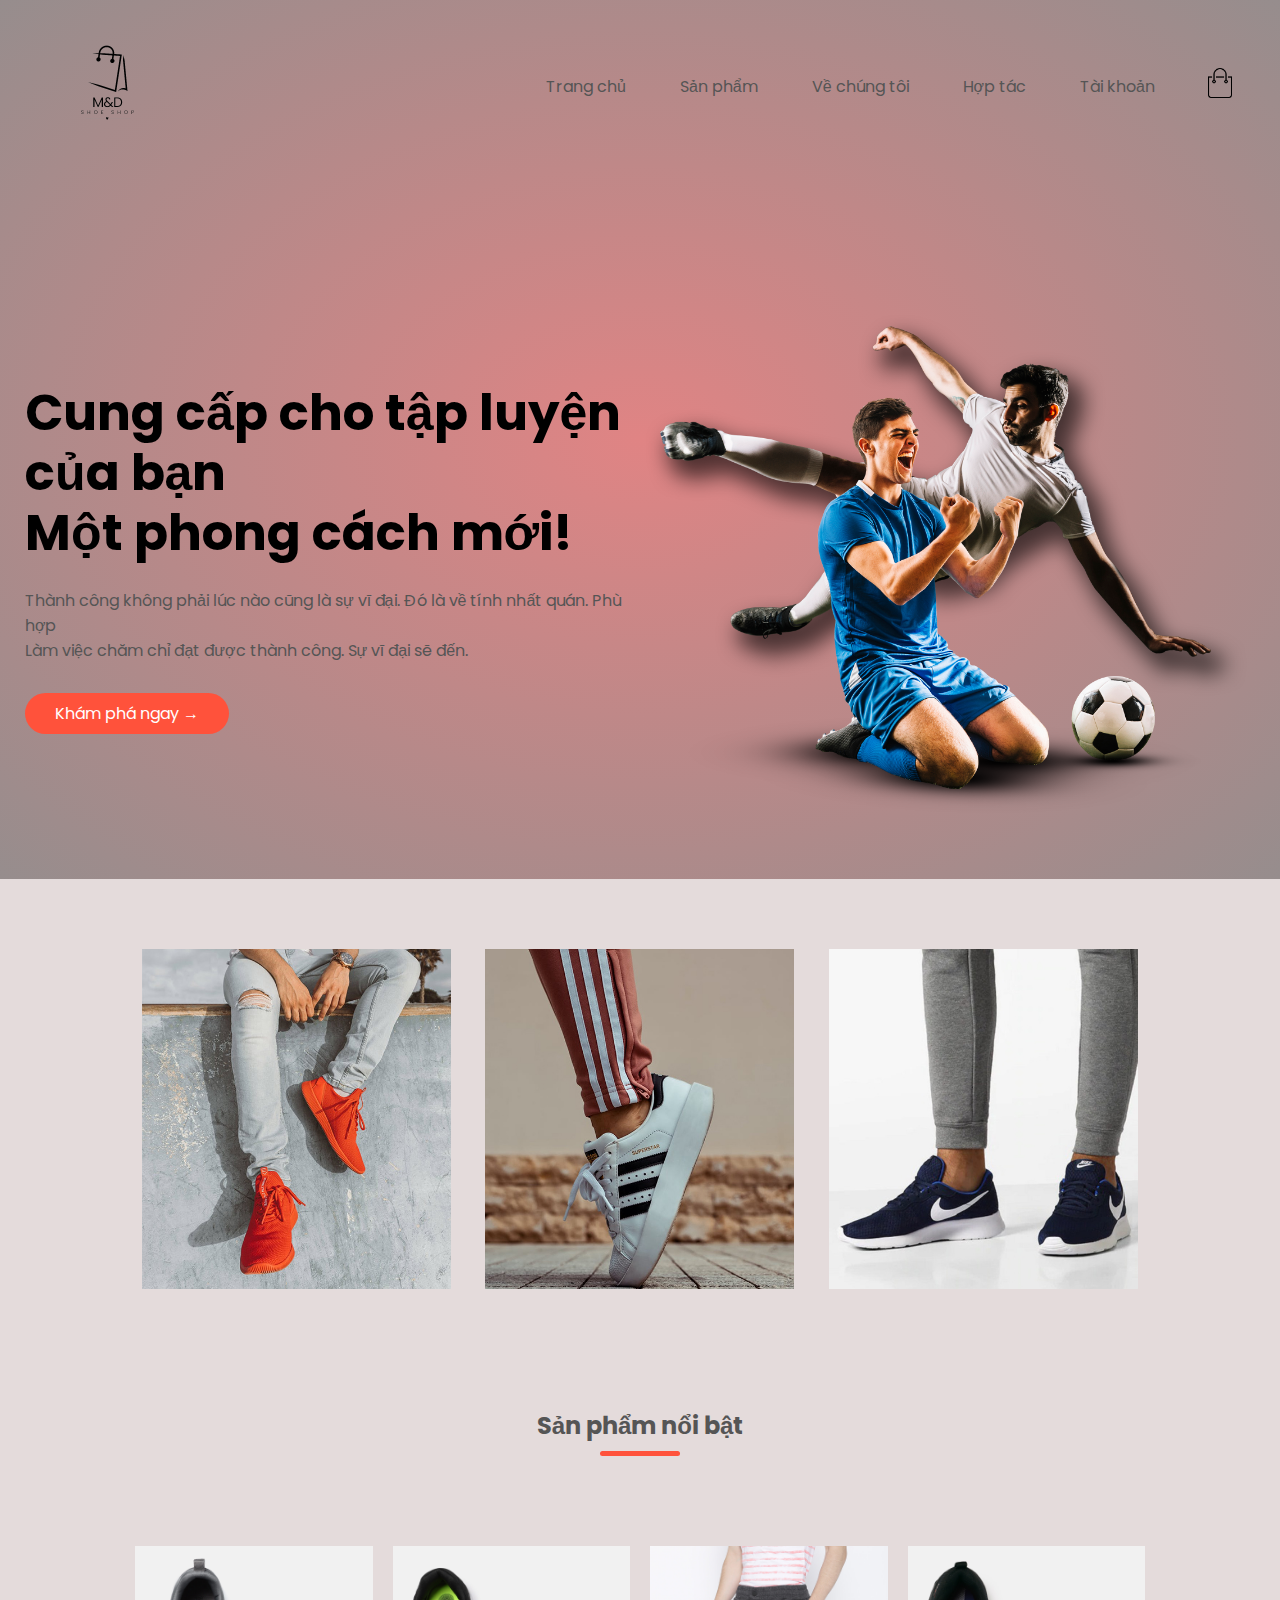
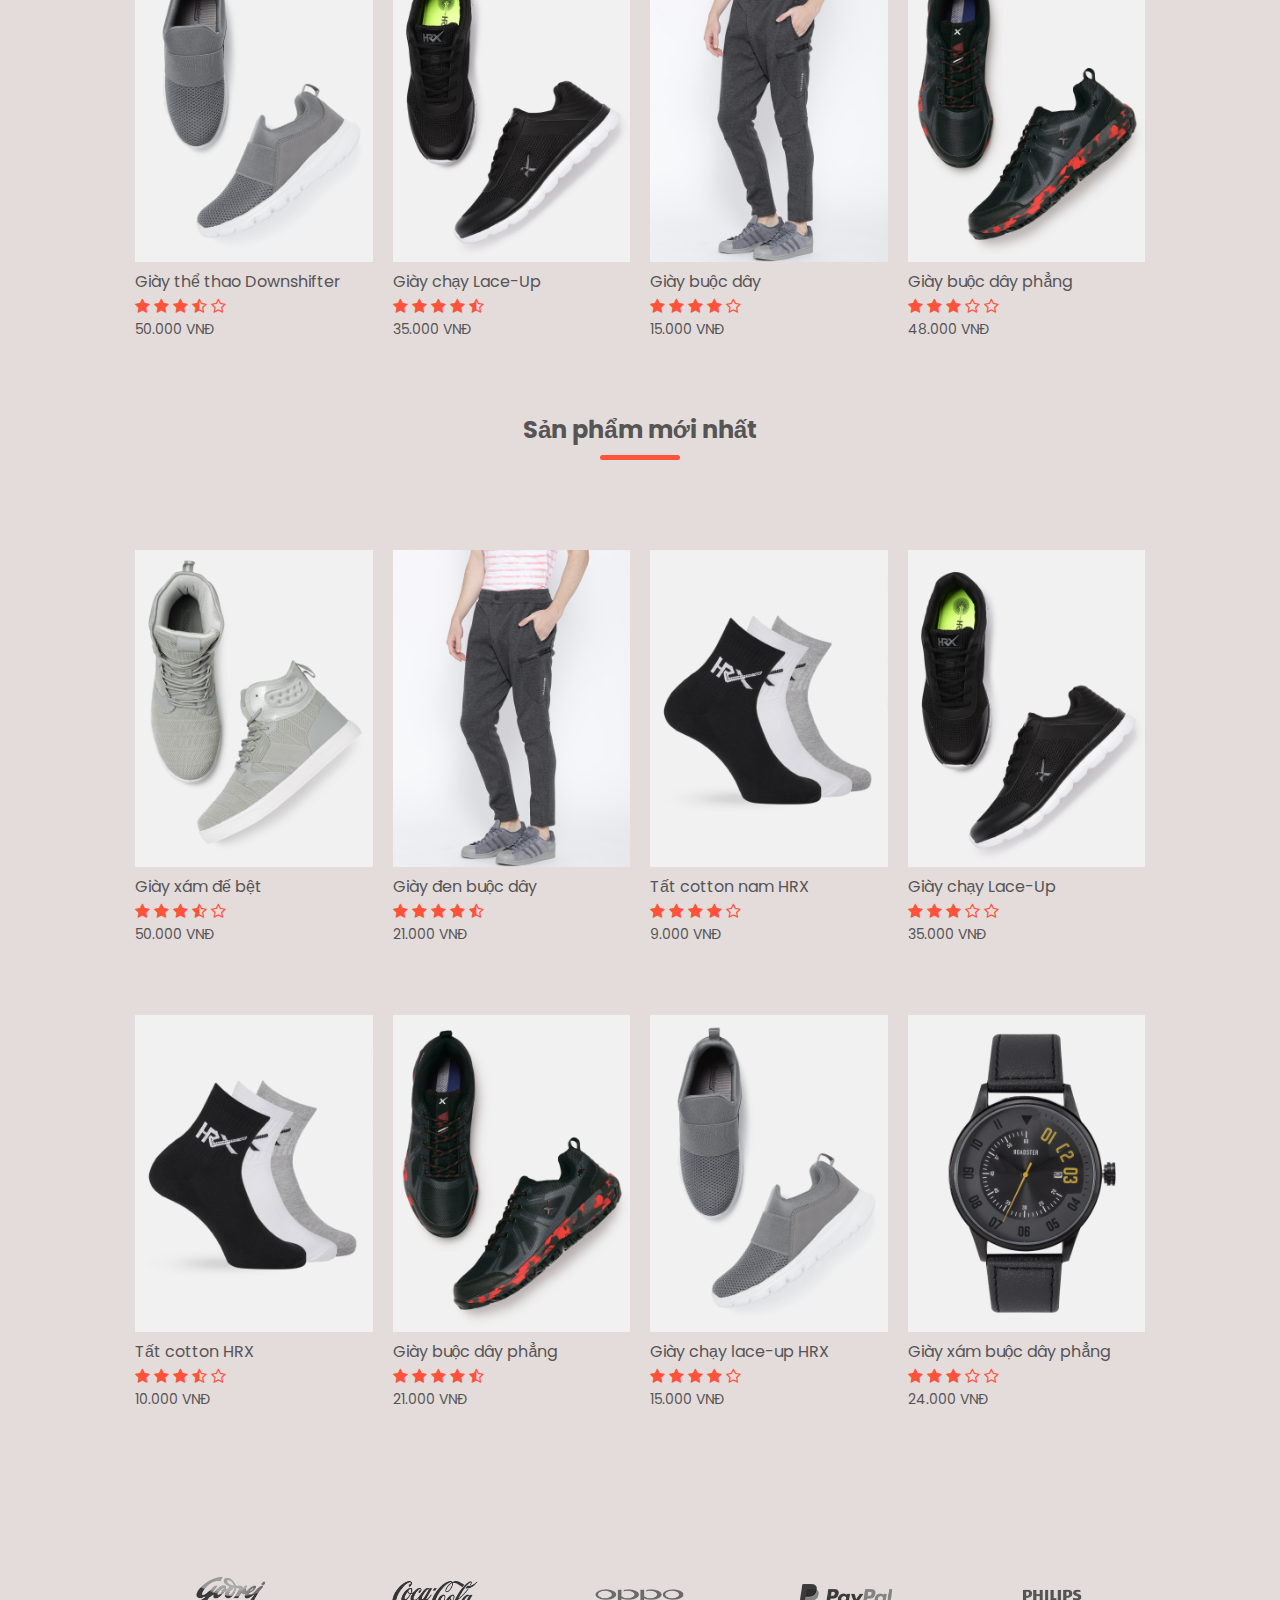
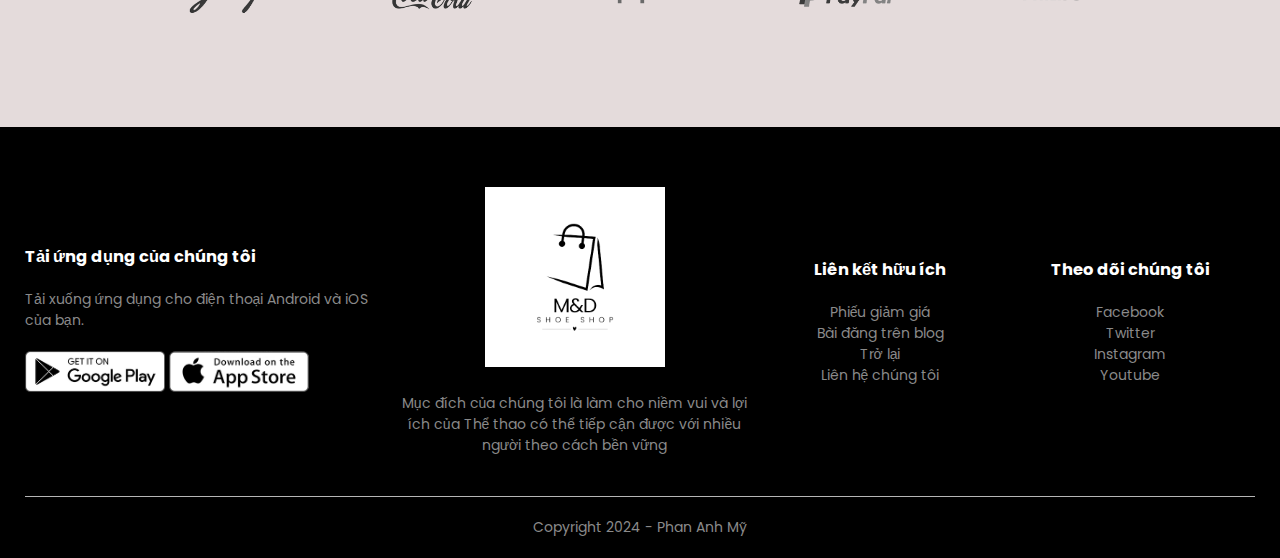
<file: index.html>
<!DOCTYPE html>
<html>
  <head>
    <meta charset="utf-8" />
    <meta name="viewport" content="width-device-width, initial-scale=1.0" />
    <title>MDStore | Trang web thương mại điện tử</title>
    <link rel="stylesheet" href="style.css" />
    <link rel="preconnect" href="https://fonts.gstatic.com" />
    <link
      href="https://fonts.googleapis.com/css2?family=Poppins:wght@200;300;400;500;600;700&display=swap"
      rel="stylesheet"
    />
    <link
      rel="stylesheet"
      href="https://stackpath.bootstrapcdn.com/font-awesome/4.7.0/css/font-awesome.min.css"
    />
    <link rel="shortcut icon" href="./images/cart.png" type="image/x-icon" />
  </head>
  <body>
    <div class="header">
      <div class="container">
        <div class="navbar">
          <div class="logo">
            <a href="index.html"
              ><img src="./images/shoe.png" width="125px"
            /></a>
          </div>
          <nav>
            <ul id="MenuItems">
              <li><a href="index.html">Trang chủ</a></li>
              <li><a href="products.html">Sản phẩm</a></li>
              <li><a href="./about.html">Về chúng tôi</a></li>
              <li><a href="">Hợp tác</a></li>
              <li><a href="account.html">Tài khoản</a></li>
            </ul>
          </nav>
          <a href="cart.html"
            ><img src="images/cart.png" width="30px" height="30px"
          /></a>
          <img src="images/menu.png" class="menu-icon" onClick="menutoggle()" />
        </div>
        <div class="row">
          <div class="col-2">
            <h1>Cung cấp cho tập luyện của bạn <br />Một phong cách mới!</h1>
            <p>
              Thành công không phải lúc nào cũng là sự vĩ đại. Đó là về tính
              nhất quán. Phù hợp<br />Làm việc chăm chỉ đạt được thành công. Sự
              vĩ đại sẽ đến.
            </p>
            <a href="products.html" class="btn">Khám phá ngay &#8594;</a>
          </div>
          <div class="col-2">
            <img src="images/image1.png" />
          </div>
        </div>
      </div>
    </div>
    <div class="categories">
      <div class="small-container">
        <div class="row">
          <div class="col-3">
            <img src="images/category-1.jpg" />
          </div>
          <div class="col-3">
            <img src="images/category-2.jpg" />
          </div>
          <div class="col-3">
            <img src="images/category-3 (2).jpg" />
          </div>
        </div>
      </div>
    </div>
    <div class="small-container">
      <h2 class="title">Sản phẩm nổi bật</h2>
      <div class="row">
        <div class="col-4">
          <a href="products-details.html"
            ><img src="images/product-11.jpg"
          /></a>
          <a href="products-details.html"><h4>Giày thể thao Downshifter</h4></a>
          <div class="rating">
            <i class="fa fa-star"></i>
            <i class="fa fa-star"></i>
            <i class="fa fa-star"></i>
            <i class="fa fa-star-half-o"></i>
            <i class="fa fa-star-o"></i>
          </div>
          <p>50.000 VNĐ</p>
        </div>
        <div class="col-4">
          <a href="products-details.html"><img src="images/product-2.jpg" /></a>
          <h4>Giày chạy Lace-Up</h4>
          <div class="rating">
            <i class="fa fa-star"></i>
            <i class="fa fa-star"></i>
            <i class="fa fa-star"></i>
            <i class="fa fa-star"></i>
            <i class="fa fa-star-half-o"></i>
          </div>
          <p>35.000 VNĐ</p>
        </div>
        <div class="col-4">
          <a href="products-details.html"><img src="images/product-3.jpg" /></a>
          <h4>Giày buộc dây</h4>
          <div class="rating">
            <i class="fa fa-star"></i>
            <i class="fa fa-star"></i>
            <i class="fa fa-star"></i>
            <i class="fa fa-star"></i>
            <i class="fa fa-star-o"></i>
          </div>
          <p>15.000 VNĐ</p>
        </div>
        <div class="col-4">
          <a href="products-details.html"
            ><img src="images/product-10.jpg"
          /></a>
          <h4>Giày buộc dây phẳng</h4>
          <div class="rating">
            <i class="fa fa-star"></i>
            <i class="fa fa-star"></i>
            <i class="fa fa-star"></i>
            <i class="fa fa-star-o"></i>
            <i class="fa fa-star-o"></i>
          </div>
          <p>48.000 VNĐ</p>
        </div>
      </div>

      <h2 class="title">Sản phẩm mới nhất</h2>
      <div class="row">
        <div class="col-4">
          <a href="products-details.html"><img src="images/product-5.jpg" /></a>
          <h4>Giày xám đế bệt</h4>
          <div class="rating">
            <i class="fa fa-star"></i>
            <i class="fa fa-star"></i>
            <i class="fa fa-star"></i>
            <i class="fa fa-star-half-o"></i>
            <i class="fa fa-star-o"></i>
          </div>
          <p>50.000 VNĐ</p>
        </div>
        <div class="col-4">
          <a href="products-details.html"><img src="images/product-3.jpg" /></a>
          <h4>Giày đen buộc dây</h4>
          <div class="rating">
            <i class="fa fa-star"></i>
            <i class="fa fa-star"></i>
            <i class="fa fa-star"></i>
            <i class="fa fa-star"></i>
            <i class="fa fa-star-half-o"></i>
          </div>
          <p>21.000 VNĐ</p>
        </div>
        <div class="col-4">
          <a href="products-details.html"><img src="images/product-7.jpg" /></a>
          <h4>Tất cotton nam HRX</h4>
          <div class="rating">
            <i class="fa fa-star"></i>
            <i class="fa fa-star"></i>
            <i class="fa fa-star"></i>
            <i class="fa fa-star"></i>
            <i class="fa fa-star-o"></i>
          </div>
          <p>9.000 VNĐ</p>
        </div>
        <div class="col-4">
          <a href="products-details.html"><img src="images/product-2.jpg" /></a>
          <h4>Giày chạy Lace-Up</h4>
          <div class="rating">
            <i class="fa fa-star"></i>
            <i class="fa fa-star"></i>
            <i class="fa fa-star"></i>
            <i class="fa fa-star-o"></i>
            <i class="fa fa-star-o"></i>
          </div>
          <p>35.000 VNĐ</p>
        </div>
      </div>
      <div class="row">
        <div class="col-4">
          <a href="products-details.html"><img src="images/product-7.jpg" /></a>
          <h4>Tất cotton HRX</h4>
          <div class="rating">
            <i class="fa fa-star"></i>
            <i class="fa fa-star"></i>
            <i class="fa fa-star"></i>
            <i class="fa fa-star-half-o"></i>
            <i class="fa fa-star-o"></i>
          </div>
          <p>10.000 VNĐ</p>
        </div>
        <div class="col-4">
          <a href="products-details.html"
            ><img src="images/product-10.jpg"
          /></a>
          <h4>Giày buộc dây phẳng</h4>
          <div class="rating">
            <i class="fa fa-star"></i>
            <i class="fa fa-star"></i>
            <i class="fa fa-star"></i>
            <i class="fa fa-star"></i>
            <i class="fa fa-star-half-o"></i>
          </div>
          <p>21.000 VNĐ</p>
        </div>
        <div class="col-4">
          <a href="products-details.html"
            ><img src="images/product-11.jpg"
          /></a>
          <h4>Giày chạy lace-up HRX</h4>
          <div class="rating">
            <i class="fa fa-star"></i>
            <i class="fa fa-star"></i>
            <i class="fa fa-star"></i>
            <i class="fa fa-star"></i>
            <i class="fa fa-star-o"></i>
          </div>
          <p>15.000 VNĐ</p>
        </div>
        <div class="col-4">
          <a href="products-details.html"><img src="images/product-9.jpg" /></a>
          <h4>Giày xám buộc dây phẳng</h4>
          <div class="rating">
            <i class="fa fa-star"></i>
            <i class="fa fa-star"></i>
            <i class="fa fa-star"></i>
            <i class="fa fa-star-o"></i>
            <i class="fa fa-star-o"></i>
          </div>
          <p>24.000 VNĐ</p>
        </div>
      </div>
    </div>
    <div class="brands">
      <div class="small-container">
        <div class="row">
          <div class="col-5">
            <img src="images/logo-godrej.png" />
          </div>
          <div class="col-5">
            <img src="images/logo-coca-cola.png" />
          </div>
          <div class="col-5">
            <img src="images/logo-oppo.png" />
          </div>
          <div class="col-5">
            <img src="images/logo-paypal.png" />
          </div>
          <div class="col-5">
            <img src="images/logo-philips.png" />
          </div>
        </div>
      </div>
    </div>

    <div class="footer">
      <div class="container">
        <div class="row">
          <div class="footer-col-1">
            <h3>Tải ứng dụng của chúng tôi</h3>
            <p>Tải xuống ứng dụng cho điện thoại Android và iOS của bạn.</p>
            <div class="app-logo">
              <img src="images/play-store.png" />
              <img src="images/app-store.png" />
            </div>
          </div>
          <div class="footer-col-2">
            <img src="images/shoe.png" />
            <p>
              Mục đích của chúng tôi là làm cho niềm vui và lợi ích của Thể thao
              có thể tiếp cận được với nhiều người theo cách bền vững
            </p>
          </div>
          <div class="footer-col-3">
            <h3>Liên kết hữu ích</h3>
            <ul>
              <li>Phiếu giảm giá</li>
              <li>Bài đăng trên blog</li>
              <li>Trở lại</li>
              <li>Liên hệ chúng tôi</li>
            </ul>
          </div>
          <div class="footer-col-4">
            <h3>Theo dõi chúng tôi</h3>
            <ul>
              <li>Facebook</li>
              <li>Twitter</li>
              <li>Instagram</li>
              <li>Youtube</li>
            </ul>
          </div>
        </div>
        <hr />
        <p class="copyright">Copyright 2024 - Phan Anh Mỹ</p>
      </div>
    </div>
    <script>
      var MenuItems = document.getElementById("MenuItems");

      MenuItems.style.maxHeight = "0px";

      function menutoggle() {
        if (MenuItems.style.maxHeight == "0px") {
          MenuItems.style.maxHeight = "200px";
        } else {
          MenuItems.style.maxHeight = "0px";
        }
      }
    </script>
  </body>
</html>
</file>
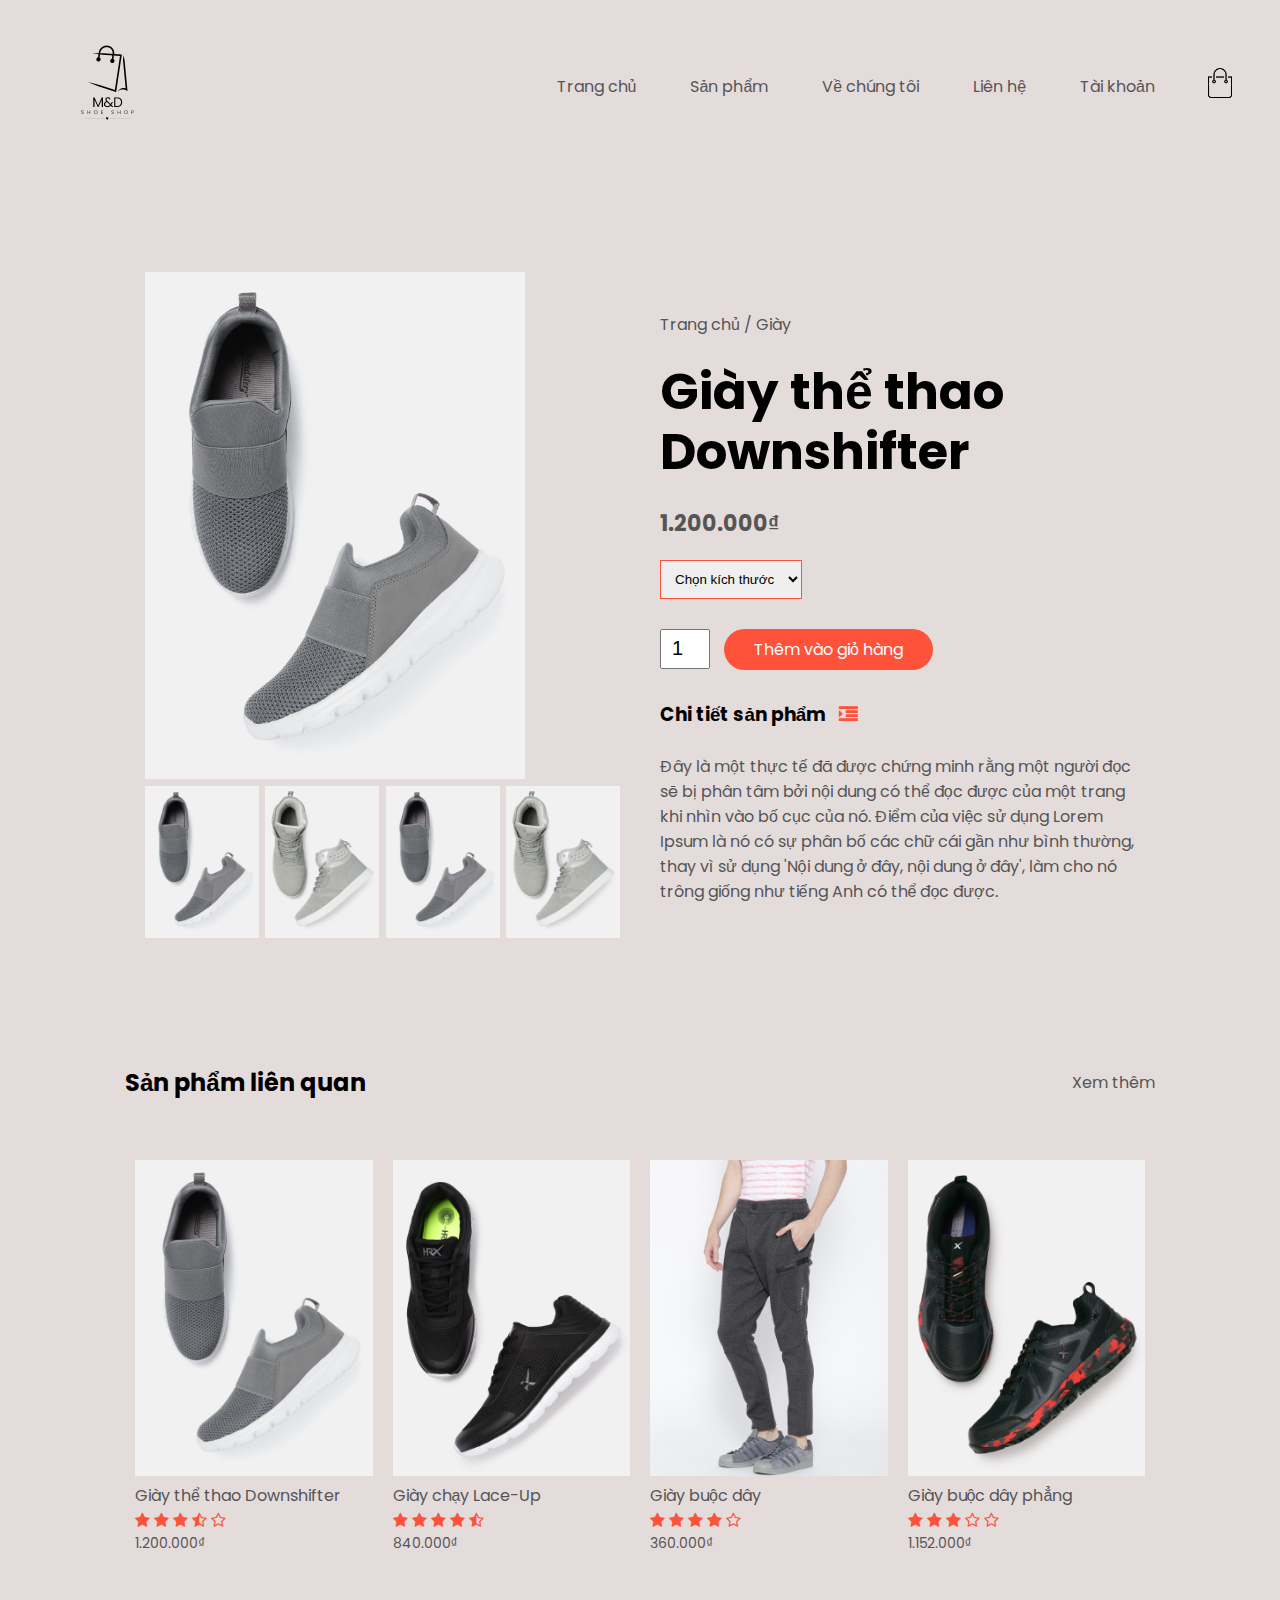
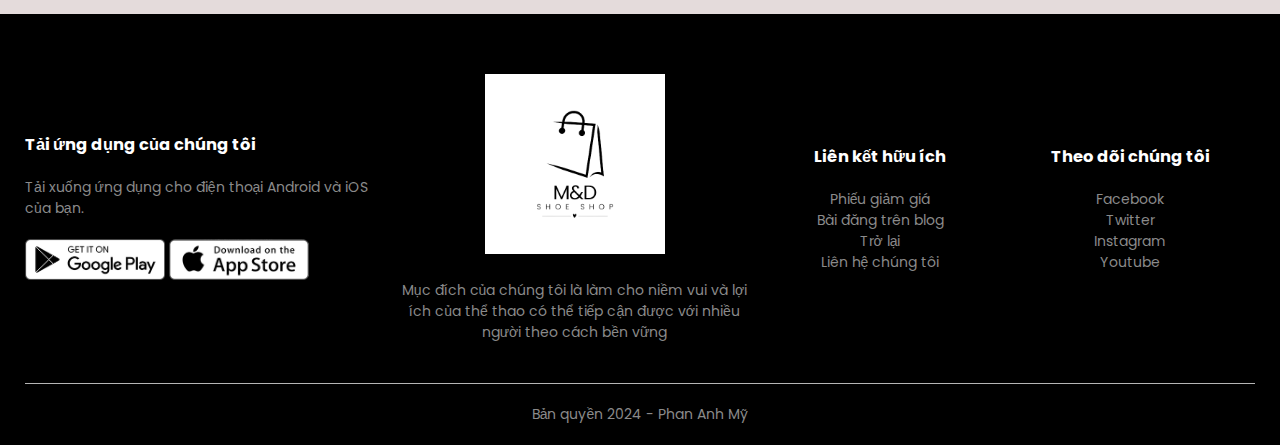
<file: products-details.html>
<!DOCTYPE html>
<html>
  <head>
    <meta charset="utf-8" />
    <meta name="viewport" content="width=device-width, initial-scale=1.0" />
    <title>Tất cả sản phẩm - Redstore</title>
    <link rel="stylesheet" href="style.css" />
    <link rel="preconnect" href="https://fonts.gstatic.com" />
    <link
      href="https://fonts.googleapis.com/css2?family=Poppins:wght@200;300;400;500;600;700&display=swap"
      rel="stylesheet"
    />
    <!-- thêm liên kết cdn bằng cách tìm kiếm font awesome4 cdn và lấy liên kết này từ https://www.bootstrapcdn.com/fontawesome/ -->
    <link
      rel="stylesheet"
      href="https://stackpath.bootstrapcdn.com/font-awesome/4.7.0/css/font-awesome.min.css"
    />
    <link rel="shortcut icon" href="./images/cart.png" type="image/x-icon">
  </head>
  <body>
    <div class="container">
      <div class="navbar">
        <div class="logo">
          <a href="index.html"><img src="./images/shoe.png" width="125px" /></a>
        </div>
        <nav>
          <ul id="MenuItems">
            <li><a href="index.html">Trang chủ</a></li>
            <li><a href="products.html">Sản phẩm</a></li>
            <li><a href="./about.html">Về chúng tôi</a></li>
            <li><a href="">Liên hệ</a></li>
            <li><a href="account.html">Tài khoản</a></li>
          </ul>
        </nav>
        <a href="cart.html"
          ><img src="images/cart.png" width="30px" height="30px"
        /></a>
        <img src="images/menu.png" class="menu-icon" onClick="menutoggle()" />
      </div>
    </div>

    <!------------------------------ Chi tiết sản phẩm ------------------------------>
    <div class="small-container single-product">
      <div class="row">
        <div class="col-2">
          <img src="images/product-11.jpg" width="80%" id="productImg" />
          <div class="small-img-row">
            <div class="small-img-col">
              <img src="images/product-11.jpg" width="100%" class="small-img" />
            </div>
            <div class="small-img-col">
              <img src="images/product-5.jpg" width="100%" class="small-img" />
            </div>
            <div class="small-img-col">
              <img src="images/product-11.jpg" width="100%" class="small-img" />
            </div>
            <div class="small-img-col">
              <img src="images/product-5.jpg" width="100%" class="small-img" />
            </div>
          </div>
        </div>

        <div class="col-2">
          <p>Trang chủ / Giày</p>
          <h1>Giày thể thao Downshifter</h1>
          <h4>1.200.000₫</h4>
          <select>
            <option>Chọn kích thước</option>
            <option>6<!--Nhỏ (S)--></option>
            <option>7<!--Trung bình (M)--></option>
            <option>8<!--Lớn (L)--></option>
            <option>9<!--XL--></option>
            <option>10<!--XXL--></option>
          </select>
          <input type="number" value="1" />
          <a href="cart.html" class="btn">Thêm vào giỏ hàng</a>
          <h3>Chi tiết sản phẩm <i class="fa fa-indent"></i></h3>
          <br />
          <p>
            Đây là một thực tế đã được chứng minh rằng một người đọc sẽ bị phân
            tâm bởi nội dung có thể đọc được của một trang khi nhìn vào bố cục
            của nó. Điểm của việc sử dụng Lorem Ipsum là nó có sự phân bố các
            chữ cái gần như bình thường, thay vì sử dụng 'Nội dung ở đây, nội
            dung ở đây', làm cho nó trông giống như tiếng Anh có thể đọc được.
          </p>
        </div>
      </div>
    </div>

    <!----------------------------------Tiêu đề------------------------------------->
    <div class="small-container">
      <div class="row row-2">
        <h2>Sản phẩm liên quan</h2>
        <a href="products.html"><p>Xem thêm</p></a>
      </div>
    </div>

    <!----------------------------------Sản phẩm------------------------------------->
    <div class="small-container">
      <div class="row">
        <div class="col-4">
          <a href="products-details.html"
            ><img src="images/product-11.jpg"
          /></a>
          <a href="products-details.html"><h4>Giày thể thao Downshifter</h4></a>
          <div class="rating">
            <i class="fa fa-star"></i>
            <i class="fa fa-star"></i>
            <i class="fa fa-star"></i>
            <i class="fa fa-star-half-o"></i>
            <i class="fa fa-star-o"></i>
          </div>
          <p>1.200.000₫</p>
        </div>
        <div class="col-4">
          <a href="products-details.html"><img src="images/product-2.jpg" /></a>
          <h4>Giày chạy Lace-Up</h4>
          <div class="rating">
            <i class="fa fa-star"></i>
            <i class="fa fa-star"></i>
            <i class="fa fa-star"></i>
            <i class="fa fa-star"></i>
            <i class="fa fa-star-half-o"></i>
          </div>
          <p>840.000₫</p>
        </div>
        <div class="col-4">
          <a href="products-details.html"><img src="images/product-3.jpg" /></a>
          <h4>Giày buộc dây</h4>
          <div class="rating">
            <i class="fa fa-star"></i>
            <i class="fa fa-star"></i>
            <i class="fa fa-star"></i>
            <i class="fa fa-star"></i>
            <i class="fa fa-star-o"></i>
          </div>
          <p>360.000₫</p>
        </div>
        <div class="col-4">
          <a href="products-details.html"
            ><img src="images/product-10.jpg"
          /></a>
          <h4>Giày buộc dây phẳng</h4>
          <div class="rating">
            <i class="fa fa-star"></i>
            <i class="fa fa-star"></i>
            <i class="fa fa-star"></i>
            <i class="fa fa-star-o"></i>
            <i class="fa fa-star-o"></i>
          </div>
          <p>1.152.000₫</p>
        </div>
      </div>
    </div>

    <!----------------------------------footer------------------------------------->
    <div class="footer">
      <div class="container">
        <div class="row">
          <div class="footer-col-1">
            <h3>Tải ứng dụng của chúng tôi</h3>
            <p>Tải xuống ứng dụng cho điện thoại Android và iOS của bạn.</p>
            <div class="app-logo">
              <img src="images/play-store.png" />
              <img src="images/app-store.png" />
            </div>
          </div>
          <div class="footer-col-2">
            <img src="images/shoe.png" />
            <p>
              Mục đích của chúng tôi là làm cho niềm vui và lợi ích của thể thao
              có thể tiếp cận được với nhiều người theo cách bền vững
            </p>
          </div>
          <div class="footer-col-3">
            <h3>Liên kết hữu ích</h3>
            <ul>
              <li>Phiếu giảm giá</li>
              <li>Bài đăng trên blog</li>
              <li>Trở lại</li>
              <li>Liên hệ chúng tôi</li>
            </ul>
          </div>
          <div class="footer-col-4">
            <h3>Theo dõi chúng tôi</h3>
            <ul>
              <li>Facebook</li>
              <li>Twitter</li>
              <li>Instagram</li>
              <li>Youtube</li>
            </ul>
          </div>
        </div>
        <hr />
        <p class="copyright">Bản quyền 2024 - Phan Anh Mỹ</p>
      </div>
    </div>

    <!-----------------------------------js for toggle menu----------------------------------------------->
    <script>
      var menuItems = document.getElementById("MenuItems");

      menuItems.style.maxHeight = "0px";
      function menutoggle() {
        if (menuItems.style.maxHeight == "0px") {
          menuItems.style.maxHeight = "200px";
        } else {
          menuItems.style.maxHeight = "0px";
        }
      }
    </script>

    <!-----------------------js for product gallery-------------------->
    <script>
      var productImg = document.getElementById("productImg");
      var smallImg = document.getElementsByClassName("small-img");

      smallImg[0].onclick = function () {
        productImg.src = smallImg[0].src;
      };
      smallImg[1].onclick = function () {
        productImg.src = smallImg[1].src;
      };
      smallImg[2].onclick = function () {
        productImg.src = smallImg[2].src;
      };
      smallImg[3].onclick = function () {
        productImg.src = smallImg[3].src;
      };
    </script>
  </body>
</html>
</file>
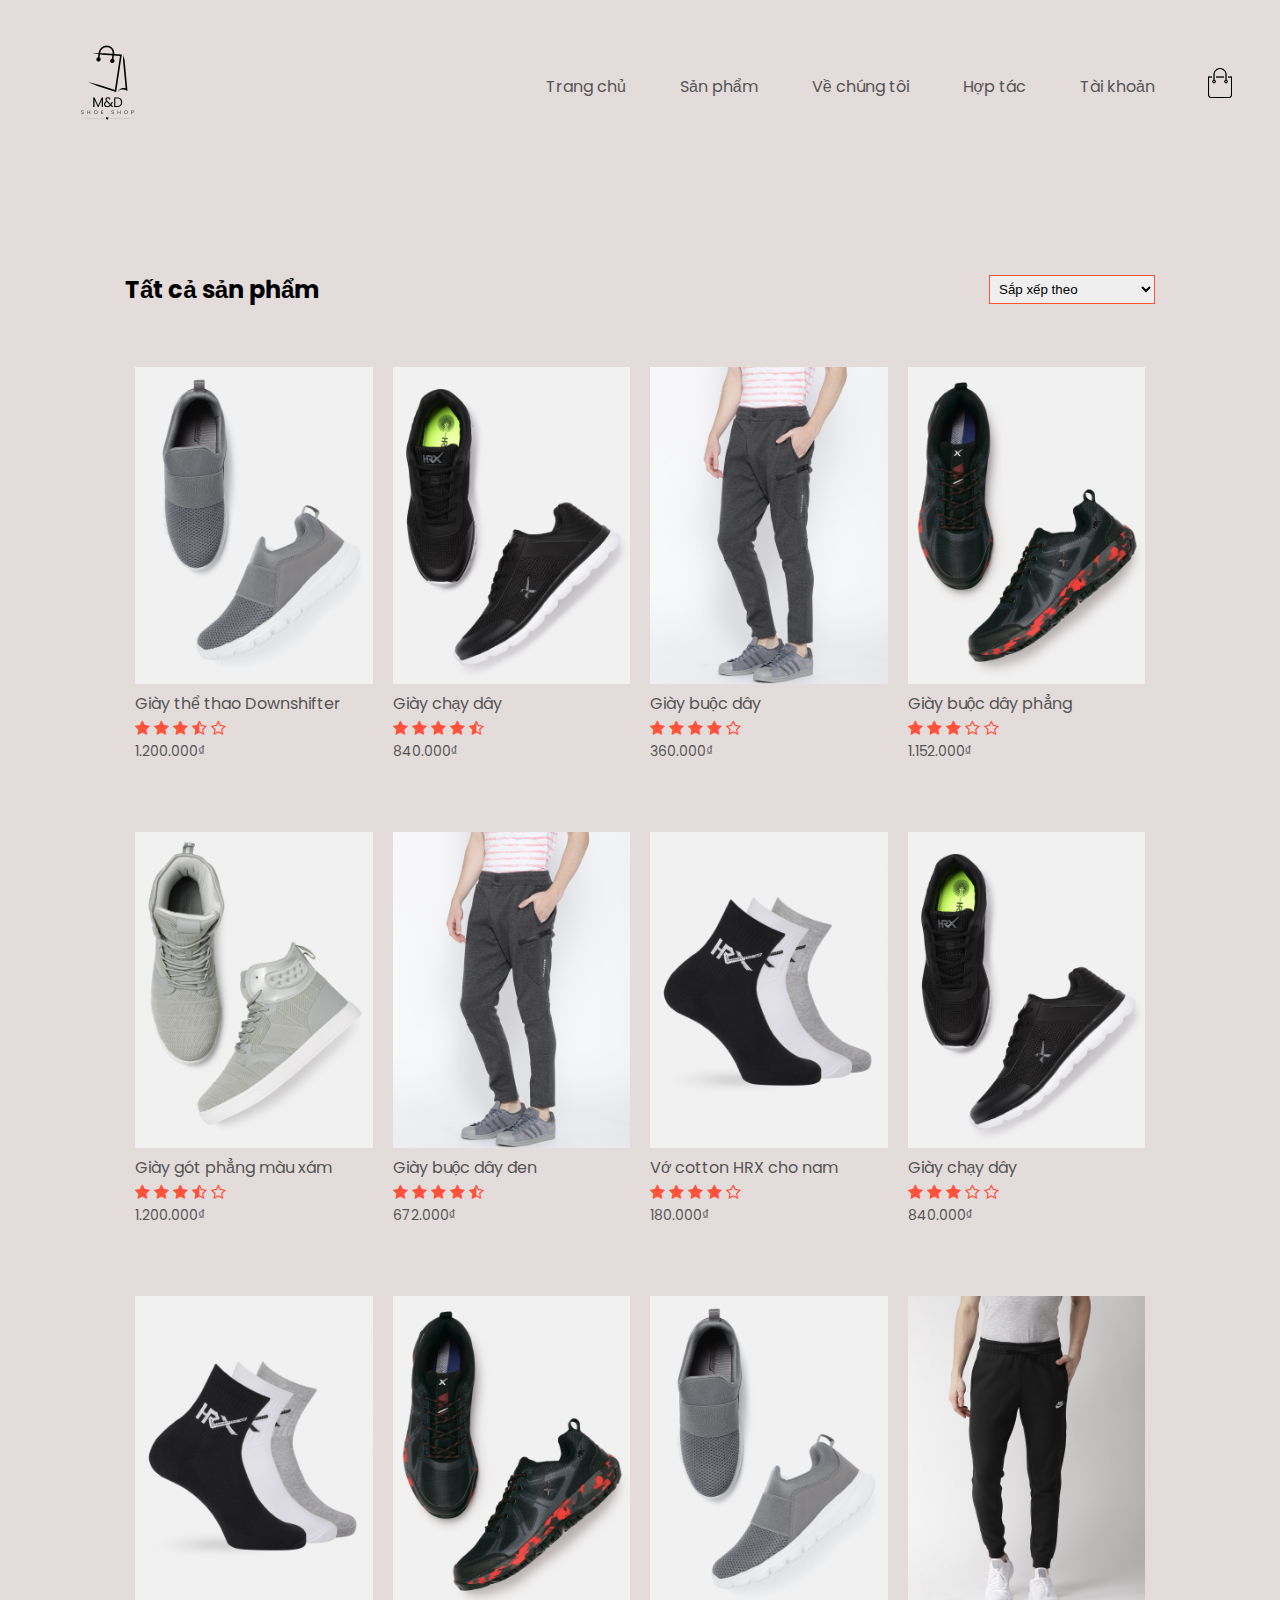
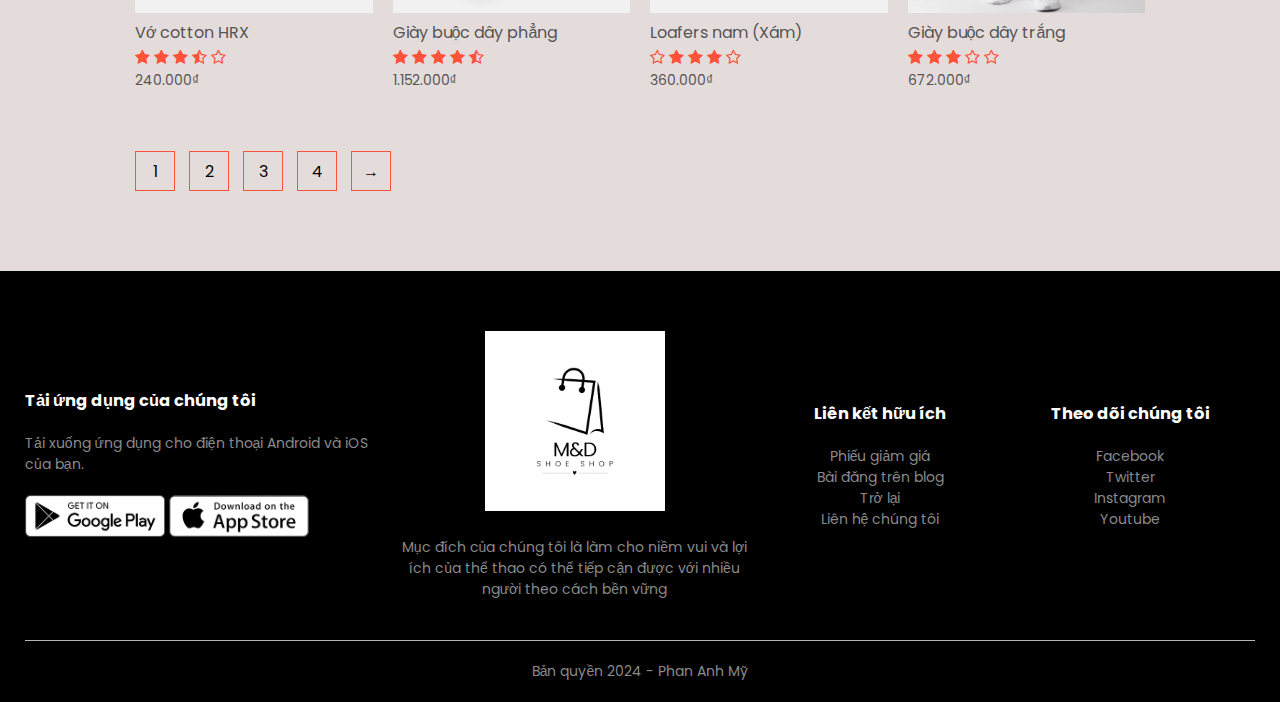
<file: products.html>
<!DOCTYPE html>
<html>
  <head>
    <meta charset="utf-8" />
    <meta name="viewport" content="width=device-width, initial-scale=1.0" />
    <title>Tất cả sản phẩm - Redstore</title>
    <link rel="stylesheet" href="style.css" />
    <link rel="preconnect" href="https://fonts.gstatic.com" />
    <link
      href="https://fonts.googleapis.com/css2?family=Poppins:wght@200;300;400;500;600;700&display=swap"
      rel="stylesheet"
    />
    <!--added a cdn link by searching font awesome4 cdn and getting this link from https://www.bootstrapcdn.com/fontawesome/ this url*/-->
    <link
      rel="stylesheet"
      href="https://stackpath.bootstrapcdn.com/font-awesome/4.7.0/css/font-awesome.min.css"
    />
    <link rel="shortcut icon" href="./images/cart.png" type="image/x-icon">
  </head>
  <body>
    <!--<div class ="header">-->
    <div class="container">
      <div class="navbar">
        <div class="logo">
          <a href="index.html"><img src="./images/shoe.png" width="125px" /></a>
        </div>
        <nav>
          <ul id="MenuItems">
            <li><a href="index.html">Trang chủ</a></li>
            <li><a href="products.html">Sản phẩm</a></li>
            <li><a href="./about.html">Về chúng tôi</a></li>
            <li><a href="">Hợp tác</a></li>
            <li><a href="account.html">Tài khoản</a></li>
          </ul>
        </nav>
        <a href="cart.html"
          ><img src="images/cart.png" width="30px" height="30px"
        /></a>
        <img src="images/menu.png" class="menu-icon" onClick="menutoggle()" />
      </div>
    </div>
    <!--</div>-->

    <!------------------------------ Products------------------------------>
    <div class="small-container">
      <div class="row row-2">
        <h2>Tất cả sản phẩm</h2>
        <select>
          <option>Sắp xếp theo</option>
          <option>Sắp xếp theo giá tiền</option>
          <option>Sắp xếp theo phổ biến</option>
          <option>Sắp xếp theo đánh giá</option>
          <option>Sắp xếp theo giảm giá</option>
        </select>
      </div>

      <!--<h2 class="title" >Sản phẩm nổi bật</h2>-->
      <div class="row">
        <div class="col-4">
          <a href="products-details.html"
            ><img src="images/product-11.jpg"
          /></a>
          <a href="products-details.html"><h4>Giày thể thao Downshifter</h4></a>
          <div class="rating">
            <i class="fa fa-star"></i>
            <i class="fa fa-star"></i>
            <i class="fa fa-star"></i>
            <i class="fa fa-star-half-o"></i>
            <i class="fa fa-star-o"></i>
          </div>
          <p>1.200.000₫</p>
        </div>
        <div class="col-4">
          <a href="products-details.html"><img src="images/product-2.jpg" /></a>
          <h4>Giày chạy dây</h4>
          <div class="rating">
            <i class="fa fa-star"></i>
            <i class="fa fa-star"></i>
            <i class="fa fa-star"></i>
            <i class="fa fa-star"></i>
            <i class="fa fa-star-half-o"></i>
          </div>
          <p>840.000₫</p>
        </div>
        <div class="col-4">
          <a href="products-details.html"><img src="images/product-3.jpg" /></a>
          <h4>Giày buộc dây</h4>
          <div class="rating">
            <i class="fa fa-star"></i>
            <i class="fa fa-star"></i>
            <i class="fa fa-star"></i>
            <i class="fa fa-star"></i>
            <i class="fa fa-star-o"></i>
          </div>
          <p>360.000₫</p>
        </div>
        <div class="col-4">
          <a href="products-details.html"
            ><img src="images/product-10.jpg"
          /></a>
          <h4>Giày buộc dây phẳng</h4>
          <div class="rating">
            <i class="fa fa-star"></i>
            <i class="fa fa-star"></i>
            <i class="fa fa-star"></i>
            <i class="fa fa-star-o"></i>
            <i class="fa fa-star-o"></i>
          </div>
          <p>1.152.000₫</p>
        </div>
      </div>

      <!-------------- new row----------------->

      <div class="row">
        <div class="col-4">
          <a href="products-details.html"><img src="images/product-5.jpg" /></a>
          <h4>Giày gót phẳng màu xám</h4>
          <div class="rating">
            <i class="fa fa-star"></i>
            <i class="fa fa-star"></i>
            <i class="fa fa-star"></i>
            <i class="fa fa-star-half-o"></i>
            <i class="fa fa-star-o"></i>
          </div>
          <p>1.200.000₫</p>
        </div>
        <div class="col-4">
          <a href="products-details.html"><img src="images/product-3.jpg" /></a>
          <h4>Giày buộc dây đen</h4>
          <div class="rating">
            <i class="fa fa-star"></i>
            <i class="fa fa-star"></i>
            <i class="fa fa-star"></i>
            <i class="fa fa-star"></i>
            <i class="fa fa-star-half-o"></i>
          </div>
          <p>672.000₫</p>
        </div>
        <div class="col-4">
          <a href="products-details.html"><img src="images/product-7.jpg" /></a>
          <h4>Vớ cotton HRX cho nam</h4>
          <div class="rating">
            <i class="fa fa-star"></i>
            <i class="fa fa-star"></i>
            <i class="fa fa-star"></i>
            <i class="fa fa-star"></i>
            <i class="fa fa-star-o"></i>
          </div>
          <p>180.000₫</p>
        </div>
        <div class="col-4">
          <a href="products-details.html"><img src="images/product-2.jpg" /></a>
          <h4>Giày chạy dây</h4>
          <div class="rating">
            <i class="fa fa-star"></i>
            <i class="fa fa-star"></i>
            <i class="fa fa-star"></i>
            <i class="fa fa-star-o"></i>
            <i class="fa fa-star-o"></i>
          </div>
          <p>840.000₫</p>
        </div>
      </div>
      <!--new row for the latest product-->
      <div class="row">
        <div class="col-4">
          <a href="products-details.html"><img src="images/product-7.jpg" /></a>
          <h4>Vớ cotton HRX</h4>
          <div class="rating">
            <i class="fa fa-star"></i>
            <i class="fa fa-star"></i>
            <i class="fa fa-star"></i>
            <i class="fa fa-star-half-o"></i>
            <i class="fa fa-star-o"></i>
          </div>
          <p>240.000₫</p>
        </div>
        <div class="col-4">
          <a href="products-details.html"
            ><img src="images/product-10.jpg"
          /></a>
          <h4>Giày buộc dây phẳng</h4>
          <div class="rating">
            <i class="fa fa-star"></i>
            <i class="fa fa-star"></i>
            <i class="fa fa-star"></i>
            <i class="fa fa-star"></i>
            <i class="fa fa-star-half-o"></i>
          </div>
          <p>1.152.000₫</p>
        </div>
        <div class="col-4">
          <a href="products-details.html"
            ><img src="images/product-11.jpg"
          /></a>
          <h4>Loafers nam (Xám)</h4>
          <div class="rating">
            <i class="fa fa-star-o"></i>
            <i class="fa fa-star"></i>
            <i class="fa fa-star"></i>
            <i class="fa fa-star"></i>
            <i class="fa fa-star-o"></i>
          </div>
          <p>360.000₫</p>
        </div>
        <div class="col-4">
          <a href="products-details.html"
            ><img src="images/product-12.jpg"
          /></a>
          <h4>Giày buộc dây trắng</h4>
          <div class="rating">
            <i class="fa fa-star"></i>
            <i class="fa fa-star"></i>
            <i class="fa fa-star"></i>
            <i class="fa fa-star-o"></i>
            <i class="fa fa-star-o"></i>
          </div>
          <p>672.000₫</p>
        </div>
      </div>

      <div class="page-btn">
        <span>1</span>
        <span>2</span>
        <span>3</span>
        <span>4</span>
        <span>&#8594;</span>
      </div>
    </div>

    <!----------------------------------footer------------------------------------->
    <div class="footer">
      <div class="container">
        <div class="row">
          <div class="footer-col-1">
            <h3>Tải ứng dụng của chúng tôi</h3>
            <p>Tải xuống ứng dụng cho điện thoại Android và iOS của bạn.</p>
            <div class="app-logo">
              <img src="images/play-store.png" />
              <img src="images/app-store.png" />
            </div>
          </div>
          <div class="footer-col-2">
            <img src="images/shoe.png" />
            <p>
              Mục đích của chúng tôi là làm cho niềm vui và lợi ích của thể thao
              có thể tiếp cận được với nhiều người theo cách bền vững
            </p>
          </div>
          <div class="footer-col-3">
            <h3>Liên kết hữu ích</h3>
            <ul>
              <li>Phiếu giảm giá</li>
              <li>Bài đăng trên blog</li>
              <li>Trở lại</li>
              <li>Liên hệ chúng tôi</li>
            </ul>
          </div>
          <div class="footer-col-4">
            <h3>Theo dõi chúng tôi</h3>
            <ul>
              <li>Facebook</li>
              <li>Twitter</li>
              <li>Instagram</li>
              <li>Youtube</li>
            </ul>
          </div>
        </div>
        <hr />
        <p class="copyright">Bản quyền 2024 - Phan Anh Mỹ</p>
      </div>
    </div>

    <!-----------------------------------js for toggle menu----------------------------------------------->
    <script>
      var menuItems = document.getElementById("MenuItems");

      menuItems.style.maxHeight = "0px";
      function menutoggle() {
        if (menuItems.style.maxHeight == "0px") {
          menuItems.style.maxHeight = "200px";
        } else {
          menuItems.style.maxHeight = "0px";
        }
      }
    </script>
  </body>
</html>
</file>
<file: style.css>
* {
  margin: 0;
  padding: 0;
  box-sizing: border-box;
}
body {
  font-family: "Poppins", sans-serif;
  background-color: rgb(228, 219, 219);
}
/*nav maenu on the left as a unordered list*/
.navbar {
  display: flex;
  align-items: center;
  padding: 20px;
}
/*nav maenu on the right as a unordered list*/
nav {
  flex: 1;
  text-align: right;
}
/*nav maenu on the right as a list but without bullet*/
nav ul {
  display: inline-block;
  list-style-type: none;
}
/*nav maenu on the right as a vertically list with 50px gapping with each with underline*/
nav ul li {
  display: inline-block;
  margin-right: 50px;
}
/*nav maenu on the right as a vertically list with 50px gapping with each without underline*/
a {
  text-decoration: none;
  color: #555;
}
a:hover {
  color: white;
}

p {
  color: #555;
}
.container {
  max-width: 1300px;
  margin: auto;
  padding-left: 25px;
  padding-right: 25px;
}
.row {
  display: flex;
  align-items: center;
  flex-wrap: wrap;
  justify-content: space-around;
}

.col-2 {
  flex-basis: 50%;
  min-width: 300px;
}
.col-2 img {
  max-width: 100%;
  padding: 50px 0;
  object-fit: cover;
}

.col-2 h1 {
  font-size: 50px;
  line-height: 60px;
  margin: 25px 0;
}

.btn {
  display: inline-block;
  background: #ff523b;
  color: #fff;
  padding: 8px 30px;
  margin: 30px 0px;
  border-radius: 30px;
  transition: background 0.5s;
}
.btn:hover {
  background: #563434;
}
.header {
  background: radial-gradient(#e08484, #968d8d);
}
.header .row {
  margin-top: 70px;
}

.categories {
  margin: 70px 0;
}
.col-3 {
  flex-basis: 30%;
  min-width: 250px;
  margin-bottom: 30px;
}

.col-3 img {
  width: 100%;
}

.small-container {
  max-width: 1080px;
  margin: auto;
  padding-left: 25px;
  padding-right: 25px;
}
.col-4 {
  flex-basis: 25%;
  padding: 10px;
  min-width: 200px;
  margin-bottom: 50px;
  transition: transform 0.5s;
}
.col-4 img {
  width: 100%;
}
.title {
  text-align: center;
  margin: 0 auto 80px;
  position: relative;
  line-height: 60px;
  color: #555;
}
.title::after {
  content: "";
  background: #ff523b;
  width: 80px;
  height: 5px;
  border-radius: 5px;
  position: absolute;
  bottom: 0;
  left: 50%;
  transform: translateX(-50%);
}
h4 {
  color: #555;
  font-weight: normal;
}
.col-4 p {
  font-size: 14px;
}
.rating .fa {
  color: #ff523b;
}
.col-4:hover {
  transform: translateY(-5px);
}

/*-----------------------offer -----------------------*/
.offer {
  background: radial-gradient(#e08484, #968d8d);
  margin-top: 80px;
  padding: 30px 0;
}

.col-2 .offer-img {
  padding: 50px;
}
small {
  color: #555;
}

/*-----------------------Testimonial -----------------------*/
.testimonial {
  padding-top: 100px;
}
.testimonial .col-3 {
  text-align: center;
  padding: 40px 20px;
  box-shadow: 0 0 20px 0px rgba(0, 0, 0, 0.1);
  cursor: pointer;
  transition: transform 0.5s;
}
.testimonial .col-3 img {
  width: 50px;
  margin-top: 20px;
  border-radius: 50%; /*square images converted to round shape box*/
}
.testimonial .col-3:hover {
  transform: translateY(-10px);
}
.fa.fa-quote-left {
  font-size: 34px;
  color: #ff523b;
}
.col-3 p {
  font-size: 12px;
  margin: 12px 0;
  color: #777;
}
.testimonial .col-3 h3 {
  font-weight: 600;
  color: #555;
  font-size: 16px;
}

/*-----------------------Brands -----------------------*/
.brands {
  margin: 100px auto;
}
.col-5 {
  width: 100px;
}
.col-5 img {
  width: 100%;
  cursor: pointer;
  filter: grayscale(100%);
}
.col-5 img:hover {
  filter: grayscale(0);
}

/*-----------------------Footer -----------------------*/
.footer {
  background: #000; /*black;*/
  color: #8a8a8a;
  font-size: 14px;
  padding: 60px 0 20px;
}

.footer p {
  color: #8a8a8a;
}

.footer h3 {
  color: #fff;
  margin-bottom: 20px;
}
.footer-col-1,
.footer-col-2,
.footer-col-3,
.footer-col-4 {
  min-width: 250px;
  margin-bottom: 20px;
}
.footer-col-1 {
  flex-basis: 30%;
}
.footer-col-2 {
  flex: 1;
  text-align: center;
}
.footer-col-2 img {
  width: 180px;
  margin-bottom: 20px;
  background-color: white;
}
.footer-col-3,
.footer-col-4 {
  flex-basis: 12%;
  text-align: center;
}
ul {
  list-style-type: none;
}
.app-logo {
  margin-top: 20px;
}
.app-logo img {
  width: 140px;
}

.footer hr {
  border: none;
  background: #b5b5b5;
  height: 1px;
  margin: 20px 0;
}
.copyright {
  text-align: center;
}

.menu-icon {
  width: 28px;
  margin-left: 20px;
  display: none;
}

/*-----------------------media query for menu -----------------------*/
@media only screen and (max-width: 800px) {
  nav ul {
    position: absolute;
    top: 70px;
    left: 0;
    background: #333;
    width: 100%;
    overflow: hidden;
    transition: max-height 0.5s;
  }
  nav ul li {
    display: block;
    margin-right: 50px;
    margin-top: 10px;
    margin-bottom: 10px;
  }
  nav ul li a {
    color: #fff;
  }
  .menu-icon {
    display: block;
    cursor: pointer;
  }
}

/*-----------------------media query for less than 600 screen size(mobile device) -----------------------*/
@media only screen and (max-width: 600px) {
  .row {
    text-align: center;
  }
  .col-2 .col-3 .col-4 {
    flex-basis: 100%;
  }
  .single-product .row {
    text-align: left;
  }
  .single-product .col-2 {
    padding: 20px 0;
  }
  .single-product h1 {
    font-size: 20px;
    line-height: 32px;
  }
  .cart-info p {
    display: none;
  }
}

/*--------------------all products-----------------------------------------------*/
.row-2 {
  justify-content: space-between;
  margin: 100px auto 50px;
}
select {
  border: 1px solid #ff523b;
  padding: 5px;
}
select:focus {
  outline: none;
}

.page-btn {
  margin: 0 auto 80px;
}
.page-btn span {
  display: inline-block;
  border: 1px solid #ff523b;
  margin-left: 10px;
  width: 40px;
  height: 40px;
  text-align: center;
  line-height: 40px;
  cursor: pointer;
}
.page-btn span:hover {
  background: #ff523b;
  color: #fff;
}

/*-----------------------single product details -----------------------*/

.single-product {
  margin-top: 80px;
}
.single-product .col-2 img {
  padding: 0;
}
.single-product .col-2 {
  padding: 20px;
}
.single-product h4 {
  margin: 20px 0;
  font-size: 22px;
  font-weight: bold;
}
.single-product select {
  display: block;
  padding: 10px;
  margin-top: 20px;
}
.single-product input {
  width: 50px;
  height: 40px;
  padding-left: 10px;
  font-size: 20px;
  margin-right: 10px;
  border: apx solid #ff523b;
}
input:focus {
  outline: none;
}
.single-product .fa {
  color: #ff523b;
  margin-left: 10px;
}
.small-img-row {
  display: flex;
  justify-content: space-between;
}
.small-img-col {
  flex-basis: 24%;
  cursor: pointer;
}

/*------------------------------ cart items ------------------------------*/
.cart-page {
  margin: 80px auto;
}

table {
  width: 100%;
  border-collapse: collapse;
}

.cart-info {
  display: flex;
  flex-wrap: wrap;
}
th {
  text-align: left;
  padding: 5px;
  color: #fff;
  background: #ff523b;
  font-weight: normal;
}
td {
  padding: 10px 5px;
}

td input {
  width: 40px;
  height: 30px;
  padding: 5px;
}
td a {
  color: #ff523b;
}
td img {
  width: 80px;
  height: 80px;
  margin-right: 10px;
}
.total-price {
  display: flex;
  justify-content: flex-end;
}
.total-price table {
  border-top: 3px solid #ff523b;
  width: 100%;
  max-width: 400px;
}
td:last-child {
  text-align: right;
}
th:last-child {
  text-align: right;
}
.btn-btn{
    display: inline-block;
    padding: 10px 20px;
    border: 1px solid #ff523b;
    color: #ff523b;
    font-size: 18px;
    margin-top: 20px;
    cursor: pointer;
    border-radius: 10px;
}

/*------------------------------ account-page ------------------------------*/
.account-page {
  padding: 50px 0;
  background: radial-gradient(#fff, #ffd6d6);
}
.form-container {
  background: #fff;
  width: 300px;
  height: 400px;
  position: relative;
  text-align: center;
  padding: 20px 0;
  margin: auto;
  box-shadow: 0 0 20px 0px rgba(0, 0, 0, 0.1);
  overflow: hidden;
}

.form-container span {
  font-weight: bold;
  padding: 0 10px;
  color: #555;
  cursor: pointer;
  width: 100px;
  display: inline-block;
}

.form-btn {
  display: inline-block;
}
.form-container form {
  max-width: 300px;
  padding: 0 20px;
  position: absolute;
  top: 130px;
  transition: transform 1s;
}

form input {
  width: 100%;
  height: 30px;
  margin: 10px 0;
  padding: 0 10px;
  border: 1px solid #ccc;
}

form .btn {
  width: 100%;
  border: none;
  cursor: pointer;
  margin: 10px 0;
}
form .btn:focus {
  outline: none;
}

#LoginForm {
  left: -300px;
}
#RegForm {
  left: 0;
}
form a {
  font-size: 12px;
}

#Indicator {
  width: 100px;
  border: none;
  background: #ff523b;
  height: 3px;
  margin-top: 8px;
  transform: translateX(100px);
  transition: transform 1s;
}
</file>
